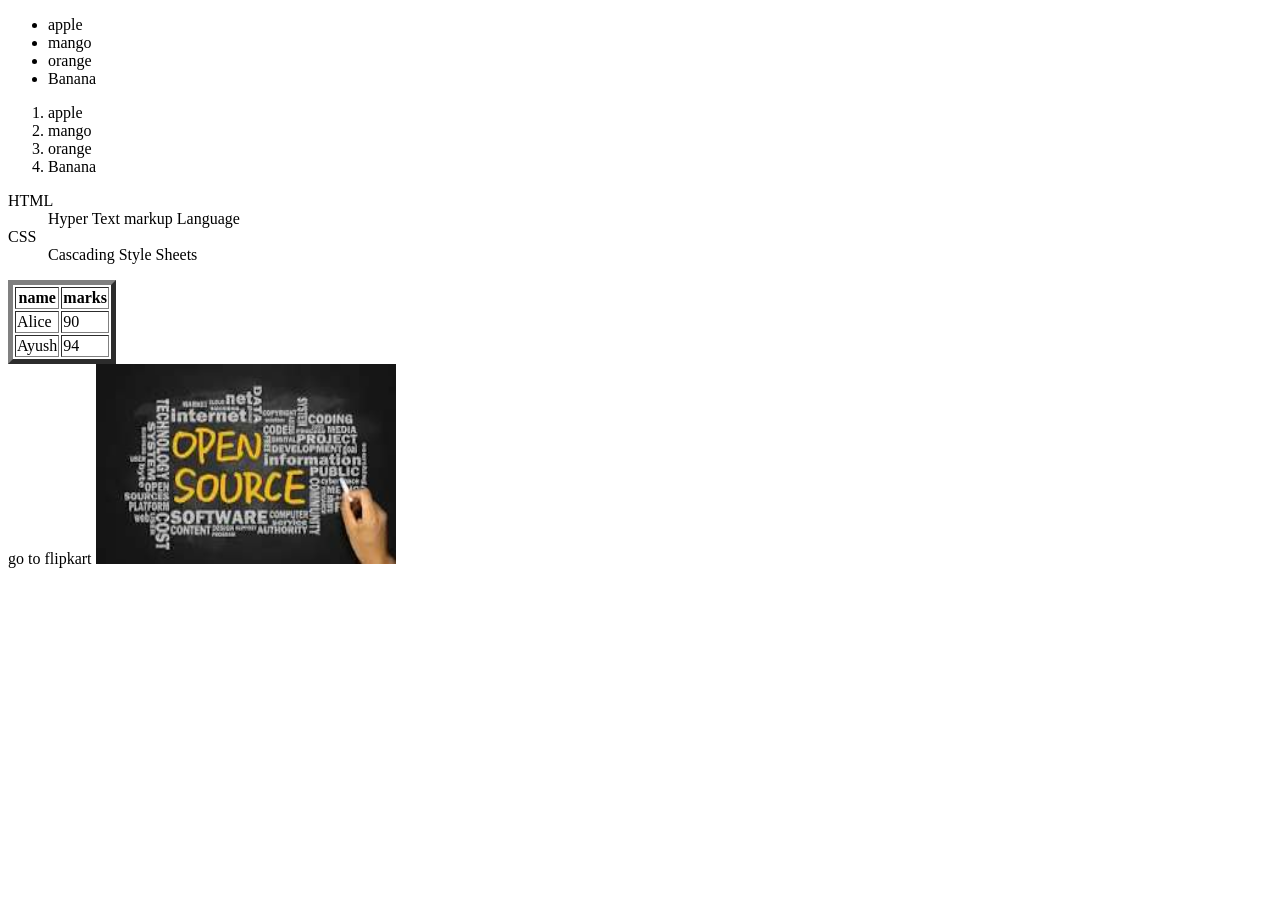
<file: index.html>
<!DOCTYPE html>
<html lang="en">
<head>

    <meta charset="UTF-8">
    <meta name="viewport" content="width=device-width, initial-scale=1.0">
    <title>Document</title>
</head>
<body>
    <!-- unordered list -->
    <ul>
        <li>apple</li>
        <li>mango</li>
        <li>orange</li>
        <li>Banana</li>
    </ul>
     <!-- order list -->
    <ol>
        <li>apple</li>
        <li>mango</li>
        <li>orange</li>
        <li>Banana</li>
    </ol>
    <!-- discription list -->
    <dl>
        <dt>HTML</dt>
        <dd>Hyper Text markup Language</dd>
        <dt>CSS</dt>
        <dd>Cascading Style Sheets</dd>
    </dl>

    <table border="5">
        <tr>
            <th>name</th>
            <th>marks</th>
        </tr>
        <tr>
            <td>Alice</td><td>90</td>
        </tr>
        <tr>
            <td>Ayush</td><td>94</td>
        </tr>

    </table>

    <a herf ="https://www.flipkart.com/"> go to flipkart</a>
    <img src="[data-uri]"
    alt = "open source"
    width = "300"
    height = "200"
    <img src = "#PremanandJiMaharaj"
    alt = "premanand ji"
    width = "300"
    height = "200"
</body>
</html>
</file>
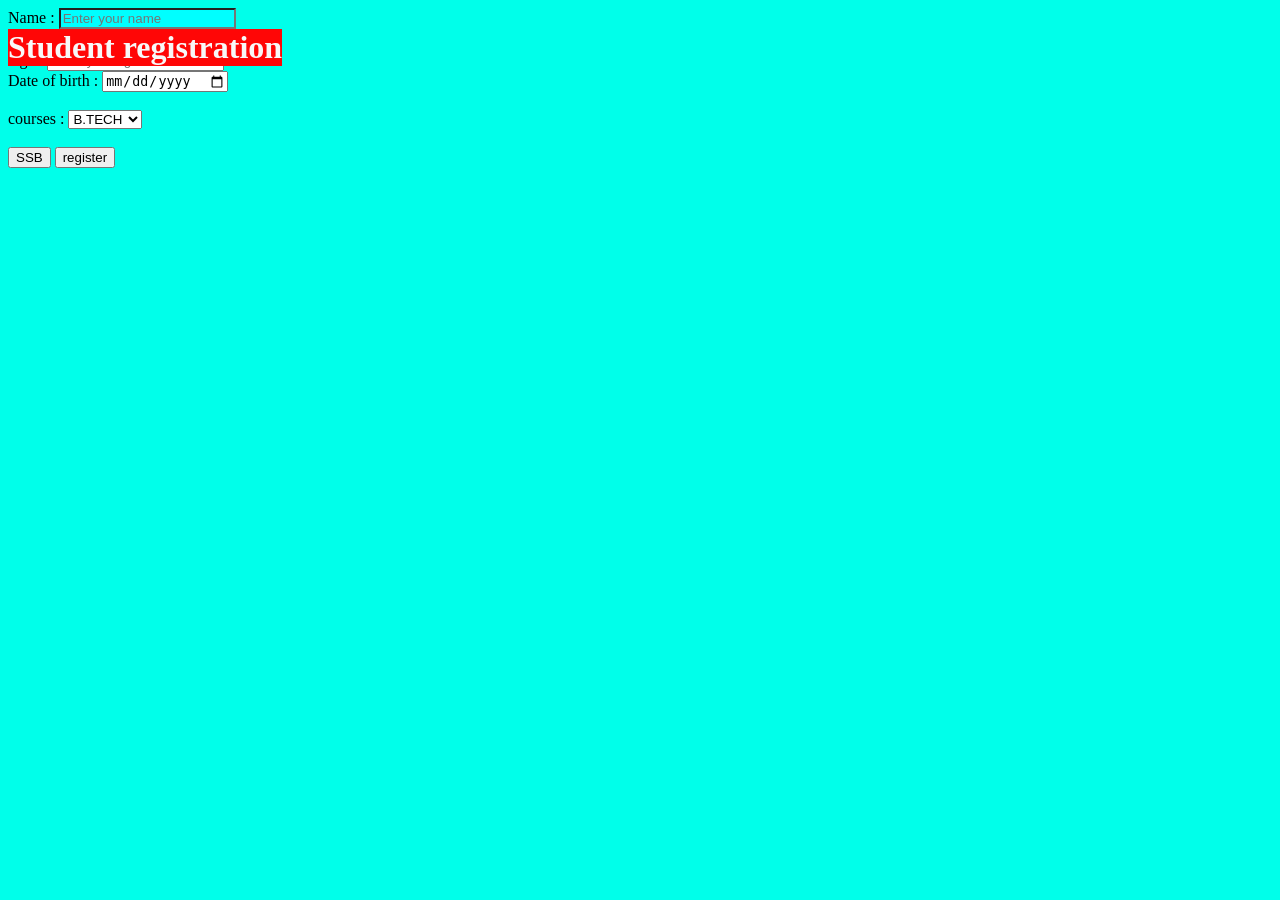
<file: form.html>
<!DOCTYPE html>
<html lang="en">
<head>
    <link rel="stylesheet" href="style.css">
    <meta charset="UTF-8">
    <meta name="viewport" content="width=device-width, initial-scale=1.0">
    <title>Document</title>
</head>
<body>
    <script src="script.js"></script>

    <form>

        <h1>Student registration</h1>
        <lable for = "name">Name :</lable>
        <input type = "text"
            id ="name"
            name = "Student name"
            placeholder="Enter your name">
            <br>
            <lable for = "email">E-mail :</lable>
            <input type = "email"
                id ="email"
                name = "Student email"
                placeholder="Enter your email">
                <br>
            <lable for = "age">Age :</lable>
            <input type = "number"
                id ="age"
                name = "Student age"
                placeholder="Enter your age">
                <br>
            <lable for = "dob">Date of birth :</lable>
            <input type = "date"
            id ="dob"
            name = "Student dob"
            placeholder="Enter your dob">
            <br><br>
            <lable for = "courses">courses :</lable>
            <select id ="courses" name = "courses" >
                <option>B.TECH</option>
                <option>M.TECH</option>
                <option>BCA</option>
                <option>MCA</option>
            </select>
            <br><br>
            <button onclick="alert('SSB BHOPAL!')">SSB
            </button>
            <!-- <script>
  alert('Welcome to JS Class!');
</script> -->


            <input type="submit" value="register">


</form>
   
    
</body>
</html>
</file>
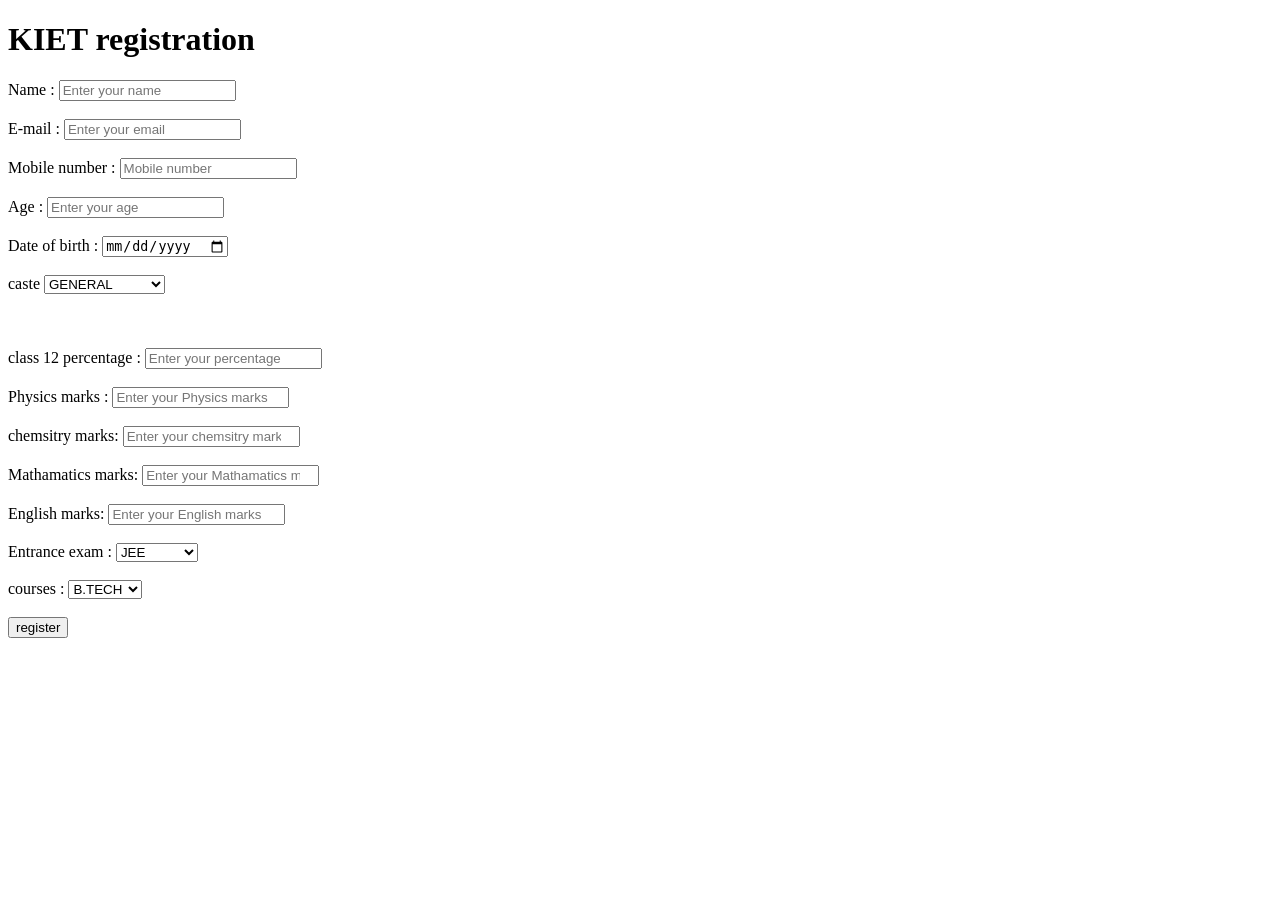
<file: universityform.html>
<!DOCTYPE html>
<html lang="en">
<head>
    <meta charset="UTF-8">
    <meta name="viewport" content="width=device-width, initial-scale=1.0">
    <title>Document</title>
</head>
<body>
    <main>
    <form>
        <header>
    <h1>KIET registration</h1>
    </header>
    <lable for = "name">Name :</lable>
        <input type = "text"
            id ="name"
            name = "Student name"
            placeholder="Enter your name">
            <br>
            <br>
            
            <lable for = "email">E-mail :</lable>
            <input type = "email"
                id ="email"
                name = "Student email"
                placeholder="Enter your email">
                
                <br>
                <br>

                <lable for = "number">Mobile number :</lable>
        <input type = "number"
            id ="number"
            name = "Student number"
            placeholder="Mobile number">
            <br>
            <br>
            
            <lable for = "age">Age :</lable>
            <input type = "number"
            id ="age"
            name = "Student age"
            placeholder="Enter your age">
            <br>
            <br>
            <lable for = "dob">Date of birth :</lable>
            <input type = "date"
            id ="dob"
            name = "Student dob"
            placeholder="Enter your dob">
            <br><br>
            <lable for = "caste">caste</lable>
            <select id ="caste" name = "caste" >
                <option>GENERAL</option>
                <option>GENERAL-EWS</option>
                <option>OBC</option>
                <option>SC</option>
                <option>ST</option>
                <option>OTHERS</option>
            </select>
            <br><br>
            <br>
            <br>
            <lable for ="number">class 12 percentage :</lable>
            <input type = "number"
            id ="number"
            name = "student number"
            placeholder="Enter your percentage">
            <br>
            <br>
            <lable for ="number">Physics marks :</lable>
            <input type = "number"
            id ="number"
            name = "student number"
            placeholder="Enter your Physics marks">
            <br>
            <br>
            <lable for ="number">chemsitry marks:</lable>
            <input type = "number"
            id ="number"
            name = "student number"
            placeholder="Enter your chemsitry marks">
            <br>
            <br>
            <lable for ="number">Mathamatics marks:</lable>
            <input type = "number"
            id ="number"
            name = "student number"
            placeholder="Enter your Mathamatics marks">
            <br>
            <br>
            <lable for ="number">English marks:</lable>
            <input type = "number"
            id ="number"
            name = "student number"
            placeholder="Enter your English marks">
            <br>
            <br>
            



            <lable for = "exam">Entrance exam :</lable>
            <select id ="exam" name = "Entrance Exam" >
                <option>JEE</option>
                <option>CUET-UG</option>
                <option>KEE</option>
            </select>
            <br><br>
            <lable for = "courses">courses :</lable>
            <select id ="courses" name = "courses" >
                <option>B.TECH</option>
                <option>M.TECH</option>
                <option>BCA</option>
                <option>MCA</option>
            </select>
            <br><br>
            <input type="submit" value="register">
    </form>
    </main>
</body>
</html>
</file>
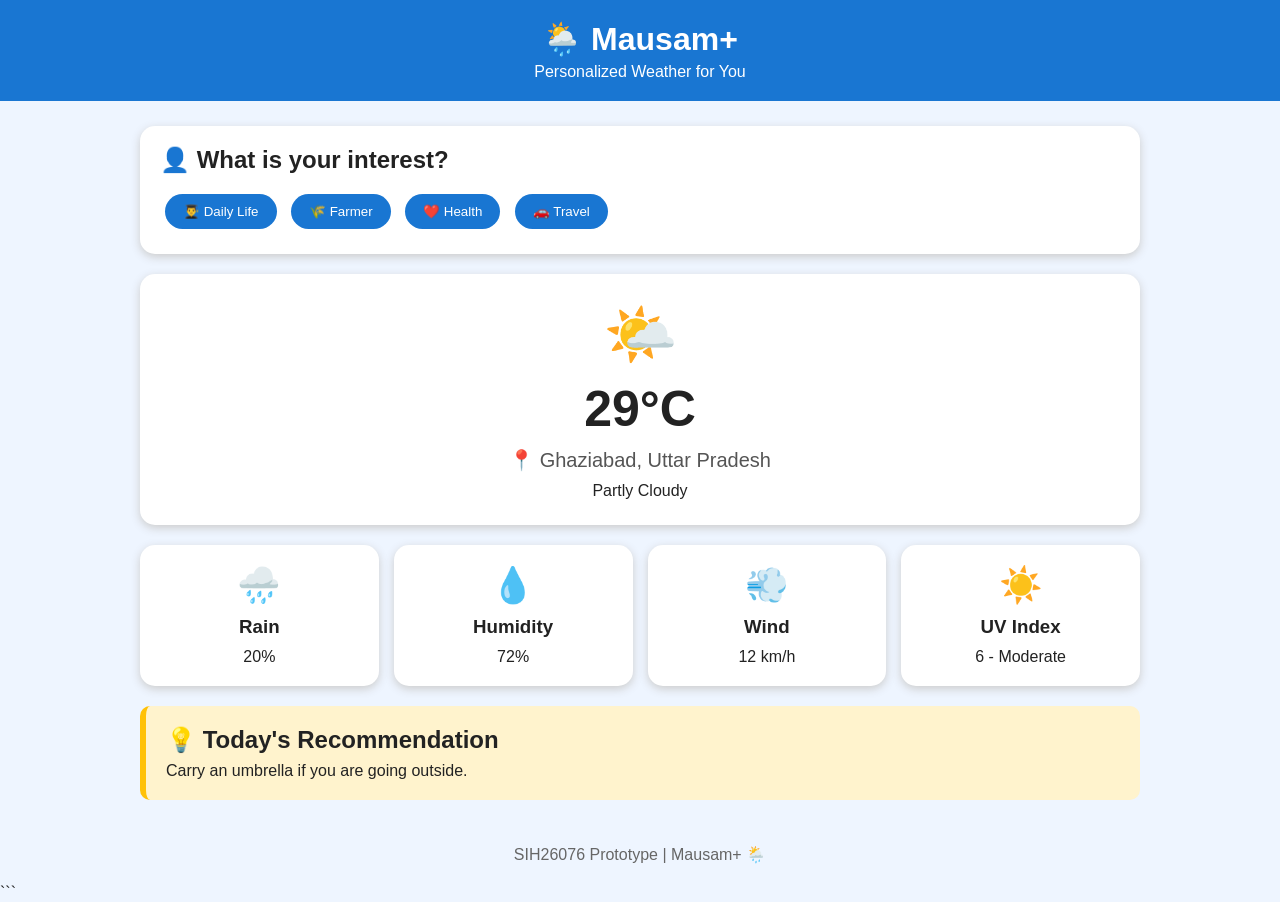
<file: SIH/sih1.html>
<!DOCTYPE html>
<html lang="en">
<head>
    <meta charset="UTF-8">
    <meta name="viewport" content="width=device-width, initial-scale=1.0">

    <title>Mausam+ | Personalized Weather</title>

    <style>
        * {
            margin: 0;
            padding: 0;
            box-sizing: border-box;
            font-family: Arial, sans-serif;
        }

        body {
            background: #eef5ff;
            color: #222;
        }

        header {
            background: #1976d2;
            color: white;
            padding: 20px;
            text-align: center;
        }

        header h1 {
            margin-bottom: 5px;
        }

        .container {
            width: 90%;
            max-width: 1000px;
            margin: 25px auto;
        }

        .profile {
            background: white;
            padding: 20px;
            border-radius: 15px;
            margin-bottom: 20px;
            box-shadow: 0 3px 10px #ccc;
        }

        .profile h2 {
            margin-bottom: 15px;
        }

        button {
            border: none;
            padding: 10px 18px;
            margin: 5px;
            border-radius: 20px;
            cursor: pointer;
            background: #1976d2;
            color: white;
        }

        button:hover {
            background: #125ca5;
        }

        .weather {
            background: white;
            padding: 25px;
            border-radius: 15px;
            text-align: center;
            box-shadow: 0 3px 10px #ccc;
            margin-bottom: 20px;
        }

        .weather-icon {
            font-size: 60px;
        }

        .temperature {
            font-size: 50px;
            font-weight: bold;
            margin: 10px;
        }

        .location {
            font-size: 20px;
            color: #555;
        }

        .cards {
            display: grid;
            grid-template-columns: repeat(auto-fit, minmax(180px, 1fr));
            gap: 15px;
        }

        .card {
            background: white;
            padding: 20px;
            border-radius: 15px;
            text-align: center;
            box-shadow: 0 3px 10px #ccc;
        }

        .card .icon {
            font-size: 35px;
        }

        .card h3 {
            margin: 10px 0;
        }

        .alert {
            background: #fff3cd;
            border-left: 6px solid #ffc107;
            padding: 20px;
            border-radius: 10px;
            margin-top: 20px;
        }

        .alert h2 {
            margin-bottom: 8px;
        }

        footer {
            text-align: center;
            padding: 20px;
            margin-top: 20px;
            color: #666;
        }
    </style>
</head>

<body>

<header>
    <h1>🌦️ Mausam+</h1>
    <p>Personalized Weather for You</p>
</header>

<div class="container">

    <!-- USER PROFILE -->
    <div class="profile">

        <h2>👤 What is your interest?</h2>

        <button onclick="changeProfile('daily')">
            👨‍🎓 Daily Life
        </button>

        <button onclick="changeProfile('farmer')">
            🌾 Farmer
        </button>

        <button onclick="changeProfile('health')">
            ❤️ Health
        </button>

        <button onclick="changeProfile('travel')">
            🚗 Travel
        </button>

    </div>


    <!-- WEATHER -->
    <div class="weather">

        <div class="weather-icon">
            🌤️
        </div>

        <div class="temperature">
            29°C
        </div>

        <div class="location">
            📍 Ghaziabad, Uttar Pradesh
        </div>

        <p style="margin-top:10px;">
            Partly Cloudy
        </p>

    </div>


    <!-- WEATHER CARDS -->

    <div class="cards">

        <div class="card">
            <div class="icon">🌧️</div>
            <h3>Rain</h3>
            <p id="rain">20%</p>
        </div>

        <div class="card">
            <div class="icon">💧</div>
            <h3>Humidity</h3>
            <p>72%</p>
        </div>

        <div class="card">
            <div class="icon">💨</div>
            <h3>Wind</h3>
            <p>12 km/h</p>
        </div>

        <div class="card">
            <div class="icon">☀️</div>
            <h3>UV Index</h3>
            <p>6 - Moderate</p>
        </div>

    </div>


    <!-- PERSONALIZED CONTENT -->

    <div class="alert">

        <h2 id="alertTitle">
            💡 Today's Recommendation
        </h2>

        <p id="alertText">
            Carry an umbrella if you are going outside.
        </p>

    </div>

</div>


<footer>
    <p>SIH26076 Prototype | Mausam+ 🌦️</p>
</footer>


<script>

    function changeProfile(type) {

        let title = document.getElementById("alertTitle");
        let text = document.getElementById("alertText");

        if (type === "farmer") {

            title.innerHTML = "🌾 Farmer Weather Alert";

            text.innerHTML =
                "Rain probability is 20%. Check weather conditions before irrigation or field activities.";

        }

        else if (type === "health") {

            title.innerHTML = "❤️ Health Weather Alert";

            text.innerHTML =
                "UV Index is 6 (Moderate). Consider reducing prolonged outdoor exposure during peak sunlight.";

        }

        else if (type === "travel") {

            title.innerHTML = "🚗 Travel Weather Alert";

            text.innerHTML =
                "There is a 20% chance of rain. Check weather conditions before travelling.";

        }

        else {

            title.innerHTML = "💡 Today's Recommendation";

            text.innerHTML =
                "Carry an umbrella if you are going outside.";

        }

    }

</script>

</body>
</html>
```
</file>
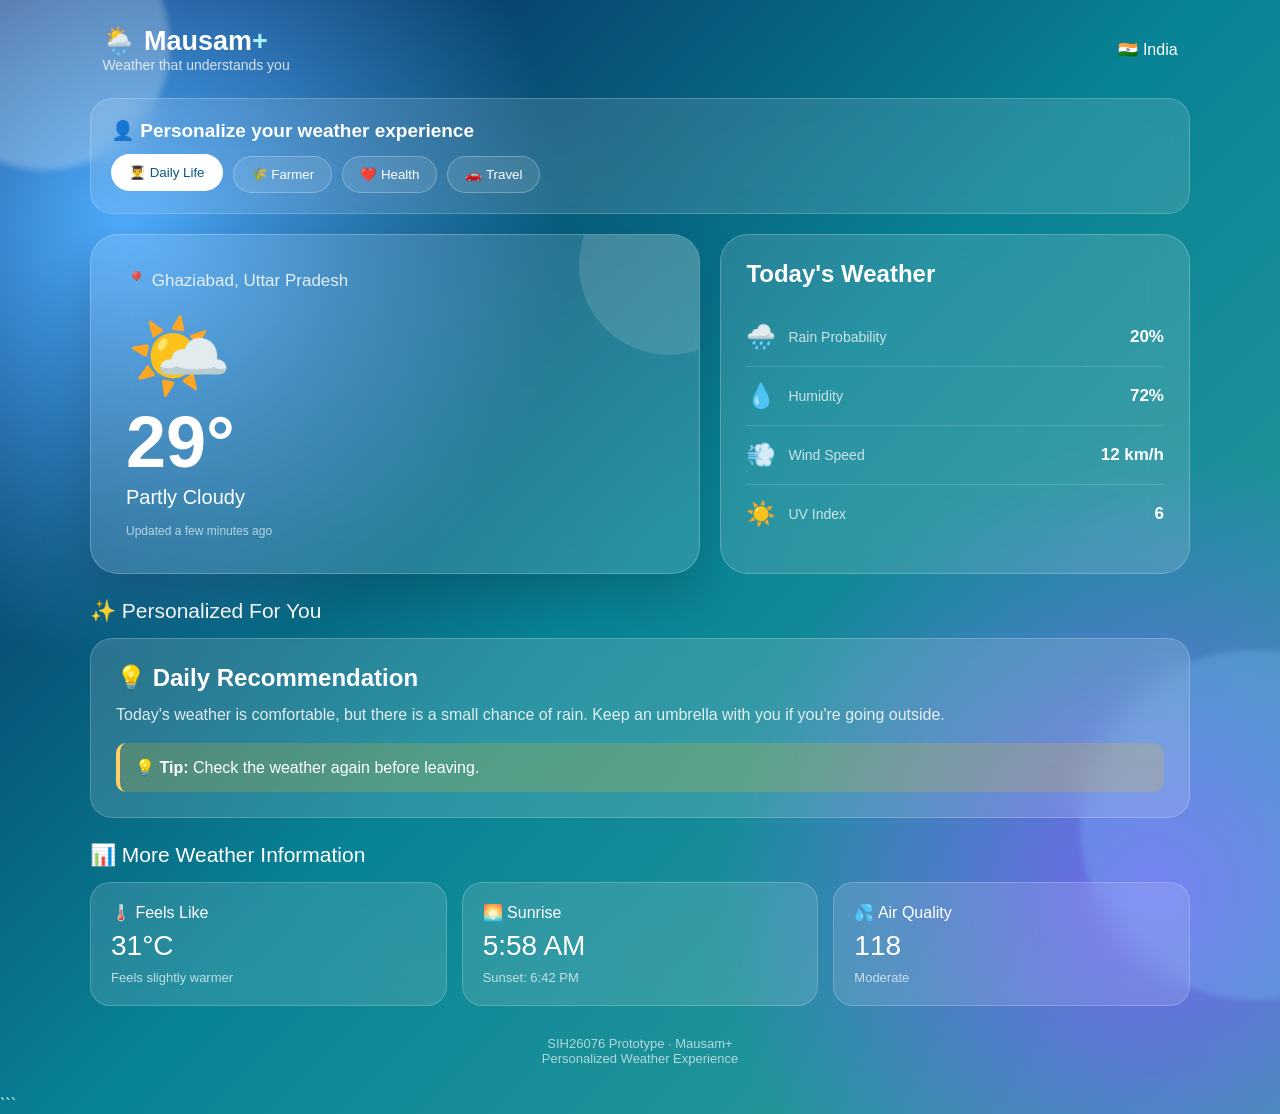
<file: SIH/sih2.html>
<!DOCTYPE html>
<html lang="en">
<head>
    <meta charset="UTF-8">
    <meta name="viewport" content="width=device-width, initial-scale=1.0">

    <title>Mausam+ | Personalized Weather</title>

    <style>

        * {
            margin: 0;
            padding: 0;
            box-sizing: border-box;
            font-family: "Segoe UI", Arial, sans-serif;
        }

        body {
            min-height: 100vh;
            color: white;
            background:
                radial-gradient(circle at 10% 20%, #4facfe 0%, transparent 30%),
                radial-gradient(circle at 90% 80%, #7367f0 0%, transparent 30%),
                linear-gradient(135deg, #071952, #088395, #35a29f);

            overflow-x: hidden;
        }


        /* BACKGROUND CIRCLES */

        .circle {
            position: fixed;
            border-radius: 50%;
            filter: blur(3px);
            opacity: 0.25;
            z-index: -1;
        }

        .circle1 {
            width: 250px;
            height: 250px;
            background: #ffffff;
            top: -80px;
            left: -80px;
        }

        .circle2 {
            width: 350px;
            height: 350px;
            background: #7dd3fc;
            right: -150px;
            bottom: -100px;
        }


        /* HEADER */

        header {
            padding: 25px 8%;
            display: flex;
            justify-content: space-between;
            align-items: center;
        }

        .logo {
            font-size: 27px;
            font-weight: 700;
        }

        .logo span {
            color: #a5f3fc;
        }

        .tagline {
            font-size: 14px;
            opacity: 0.8;
        }


        /* MAIN */

        .container {
            width: 90%;
            max-width: 1100px;
            margin: auto;
        }


        /* PROFILE */

        .profile-box {
            background: rgba(255,255,255,0.12);
            backdrop-filter: blur(15px);
            border: 1px solid rgba(255,255,255,0.2);
            border-radius: 22px;
            padding: 20px;
            margin-bottom: 20px;
        }

        .profile-box h2 {
            font-size: 19px;
            margin-bottom: 14px;
        }

        .profiles {
            display: flex;
            flex-wrap: wrap;
            gap: 10px;
        }

        .profile-btn {
            padding: 10px 17px;
            border: 1px solid rgba(255,255,255,0.25);
            background: rgba(255,255,255,0.10);
            color: white;
            border-radius: 30px;
            cursor: pointer;
            transition: 0.3s;
        }

        .profile-btn:hover,
        .profile-btn.active {
            background: white;
            color: #075985;
            transform: translateY(-2px);
        }


        /* MAIN WEATHER */

        .weather-main {
            display: grid;
            grid-template-columns: 1.3fr 1fr;
            gap: 20px;
            margin-bottom: 20px;
        }


        /* WEATHER CARD */

        .weather-card {
            min-height: 320px;
            padding: 35px;
            border-radius: 28px;

            background: rgba(255,255,255,0.13);
            backdrop-filter: blur(18px);

            border: 1px solid rgba(255,255,255,0.22);

            box-shadow:
                0 20px 50px rgba(0,0,0,0.18);

            position: relative;
            overflow: hidden;
        }

        .weather-card::after {
            content: "";
            position: absolute;
            width: 180px;
            height: 180px;
            background: rgba(255,255,255,0.12);
            border-radius: 50%;
            right: -60px;
            top: -60px;
        }

        .location {
            font-size: 17px;
            opacity: 0.85;
        }

        .weather-icon {
            font-size: 85px;
            margin-top: 15px;
        }

        .temperature {
            font-size: 72px;
            font-weight: 700;
            line-height: 1;
        }

        .condition {
            font-size: 20px;
            margin-top: 8px;
        }

        .updated {
            font-size: 12px;
            opacity: 0.65;
            margin-top: 15px;
        }


        /* RIGHT PANEL */

        .summary {
            background: rgba(255,255,255,0.13);
            backdrop-filter: blur(18px);
            border: 1px solid rgba(255,255,255,0.22);
            border-radius: 28px;
            padding: 25px;
        }

        .summary h2 {
            margin-bottom: 20px;
        }

        .stat {
            display: flex;
            justify-content: space-between;
            align-items: center;
            padding: 15px 0;
            border-bottom: 1px solid rgba(255,255,255,0.15);
        }

        .stat:last-child {
            border-bottom: none;
        }

        .stat-left {
            display: flex;
            align-items: center;
            gap: 12px;
        }

        .stat-icon {
            font-size: 24px;
        }

        .stat-name {
            font-size: 14px;
            opacity: 0.75;
        }

        .stat-value {
            font-size: 17px;
            font-weight: 600;
        }


        /* PERSONALIZED SECTION */

        .section-title {
            margin: 25px 0 15px;
            font-size: 21px;
        }

        .personal-card {
            background: rgba(255,255,255,0.14);
            backdrop-filter: blur(15px);
            border: 1px solid rgba(255,255,255,0.2);
            border-radius: 22px;
            padding: 25px;
            margin-bottom: 20px;
        }

        .personal-card h2 {
            margin-bottom: 10px;
        }

        .personal-card p {
            opacity: 0.85;
            line-height: 1.6;
        }

        .recommendation {
            margin-top: 15px;
            padding: 15px;
            background: rgba(255,193,7,0.18);
            border-left: 4px solid #ffd166;
            border-radius: 10px;
        }


        /* BOTTOM CARDS */

        .cards {
            display: grid;
            grid-template-columns: repeat(3, 1fr);
            gap: 15px;
        }

        .small-card {
            padding: 20px;
            border-radius: 20px;
            background: rgba(255,255,255,0.12);
            backdrop-filter: blur(15px);
            border: 1px solid rgba(255,255,255,0.2);
        }

        .small-card .big {
            font-size: 28px;
            margin: 8px 0;
        }

        .small-card p {
            font-size: 13px;
            opacity: 0.7;
        }


        /* FOOTER */

        footer {
            text-align: center;
            padding: 30px;
            font-size: 13px;
            opacity: 0.65;
        }


        /* MOBILE */

        @media(max-width: 750px) {

            header {
                padding: 20px;
            }

            .weather-main {
                grid-template-columns: 1fr;
            }

            .cards {
                grid-template-columns: 1fr;
            }

            .temperature {
                font-size: 58px;
            }

            .weather-card {
                padding: 25px;
            }
        }

    </style>
</head>


<body>

    <div class="circle circle1"></div>
    <div class="circle circle2"></div>


    <!-- HEADER -->

    <header>

        <div>
            <div class="logo">🌦️ Mausam<span>+</span></div>
            <div class="tagline">
                Weather that understands you
            </div>
        </div>

        <div>
            🇮🇳 India
        </div>

    </header>


    <div class="container">


        <!-- PROFILE -->

        <div class="profile-box">

            <h2>👤 Personalize your weather experience</h2>

            <div class="profiles">

                <button class="profile-btn active"
                        onclick="changeProfile('daily', this)">
                    👨‍🎓 Daily Life
                </button>

                <button class="profile-btn"
                        onclick="changeProfile('farmer', this)">
                    🌾 Farmer
                </button>

                <button class="profile-btn"
                        onclick="changeProfile('health', this)">
                    ❤️ Health
                </button>

                <button class="profile-btn"
                        onclick="changeProfile('travel', this)">
                    🚗 Travel
                </button>

            </div>

        </div>


        <!-- MAIN WEATHER -->

        <div class="weather-main">


            <!-- WEATHER -->

            <div class="weather-card">

                <div class="location">
                    📍 Ghaziabad, Uttar Pradesh
                </div>

                <div class="weather-icon">
                    🌤️
                </div>

                <div class="temperature">
                    29°
                </div>

                <div class="condition">
                    Partly Cloudy
                </div>

                <div class="updated">
                    Updated a few minutes ago
                </div>

            </div>


            <!-- SUMMARY -->

            <div class="summary">

                <h2>Today's Weather</h2>


                <div class="stat">

                    <div class="stat-left">
                        <div class="stat-icon">🌧️</div>

                        <div>
                            <div class="stat-name">
                                Rain Probability
                            </div>
                        </div>
                    </div>

                    <div class="stat-value">
                        20%
                    </div>

                </div>


                <div class="stat">

                    <div class="stat-left">
                        <div class="stat-icon">💧</div>

                        <div>
                            <div class="stat-name">
                                Humidity
                            </div>
                        </div>
                    </div>

                    <div class="stat-value">
                        72%
                    </div>

                </div>


                <div class="stat">

                    <div class="stat-left">
                        <div class="stat-icon">💨</div>

                        <div>
                            <div class="stat-name">
                                Wind Speed
                            </div>
                        </div>
                    </div>

                    <div class="stat-value">
                        12 km/h
                    </div>

                </div>


                <div class="stat">

                    <div class="stat-left">
                        <div class="stat-icon">☀️</div>

                        <div>
                            <div class="stat-name">
                                UV Index
                            </div>
                        </div>
                    </div>

                    <div class="stat-value">
                        6
                    </div>

                </div>

            </div>

        </div>


        <!-- PERSONALIZED -->

        <div class="section-title">
            ✨ Personalized For You
        </div>


        <div class="personal-card">

            <h2 id="personalTitle">
                💡 Daily Recommendation
            </h2>

            <p id="personalText">
                Today's weather is comfortable, but there is
                a small chance of rain. Keep an umbrella with
                you if you're going outside.
            </p>

            <div class="recommendation" id="recommendation">

                💡 <b>Tip:</b>
                Check the weather again before leaving.

            </div>

        </div>


        <!-- EXTRA INFORMATION -->

        <div class="section-title">
            📊 More Weather Information
        </div>


        <div class="cards">

            <div class="small-card">

                <div>🌡️ Feels Like</div>

                <div class="big">
                    31°C
                </div>

                <p>
                    Feels slightly warmer
                </p>

            </div>


            <div class="small-card">

                <div>🌅 Sunrise</div>

                <div class="big">
                    5:58 AM
                </div>

                <p>
                    Sunset: 6:42 PM
                </p>

            </div>


            <div class="small-card">

                <div>💦 Air Quality</div>

                <div class="big">
                    118
                </div>

                <p>
                    Moderate
                </p>

            </div>

        </div>


    </div>


    <footer>

        SIH26076 Prototype · Mausam+
        <br>
        Personalized Weather Experience

    </footer>



    <script>


        function changeProfile(type, button) {


            // Remove active from all buttons

            let buttons =
                document.querySelectorAll(".profile-btn");

            buttons.forEach(function(btn) {

                btn.classList.remove("active");

            });


            // Add active to clicked button

            button.classList.add("active");


            let title =
                document.getElementById("personalTitle");

            let text =
                document.getElementById("personalText");

            let recommendation =
                document.getElementById("recommendation");


            if (type === "farmer") {

                title.innerHTML =
                    "🌾 Farmer Weather Insights";

                text.innerHTML =
                    "Rain probability is currently 20%. " +
                    "Weather conditions are suitable for " +
                    "routine field activities.";

                recommendation.innerHTML =
                    "🌱 <b>Tip:</b> Check rainfall forecasts " +
                    "before irrigation or spraying.";

            }


            else if (type === "health") {

                title.innerHTML =
                    "❤️ Health Weather Insights";

                text.innerHTML =
                    "The UV index is 6 and air quality is " +
                    "moderate. Consider limiting prolonged " +
                    "outdoor exposure during peak sunlight.";

                recommendation.innerHTML =
                    "☀️ <b>Tip:</b> Stay hydrated and consider " +
                    "sun protection during peak hours.";

            }


            else if (type === "travel") {

                title.innerHTML =
                    "🚗 Travel Weather Insights";

                text.innerHTML =
                    "There is a 20% chance of rain today. " +
                    "Current wind conditions are relatively calm.";

                recommendation.innerHTML =
                    "🛣️ <b>Tip:</b> Check the weather again " +
                    "before starting your journey.";

            }


            else {

                title.innerHTML =
                    "💡 Daily Recommendation";

                text.innerHTML =
                    "Today's weather is comfortable, but " +
                    "there is a small chance of rain. " +
                    "Keep an umbrella with you if you're " +
                    "going outside.";

                recommendation.innerHTML =
                    "💡 <b>Tip:</b> Check the weather again " +
                    "before leaving.";

            }

        }

    </script>

</body>
</html>
```
</file>
<file: style.css>
body
{background-color:rgb(0, 255, 234);}

h1 {color : rgb(248, 248, 248); position: fixed;
background-color:rgb(255, 6, 6);}
p{color: rgb(174, 255, 0);}
.important {color:rgb(206, 132, 52)}

#xyz{color:beige}
input[type="text"]
{color:red }
input[type="text"]{background-color: aqua}
p{position : static;}

.box {
    position: relative;
    left: 850px;
    top: 200px;
    background-color: rgb(251, 255, 0);
    padding: 40px;
    width: 150px;
}
h2{
    position: sticky;
    top: 90;

    background-color: black;
    color: white;
    padding: 15px;
}
</file>
